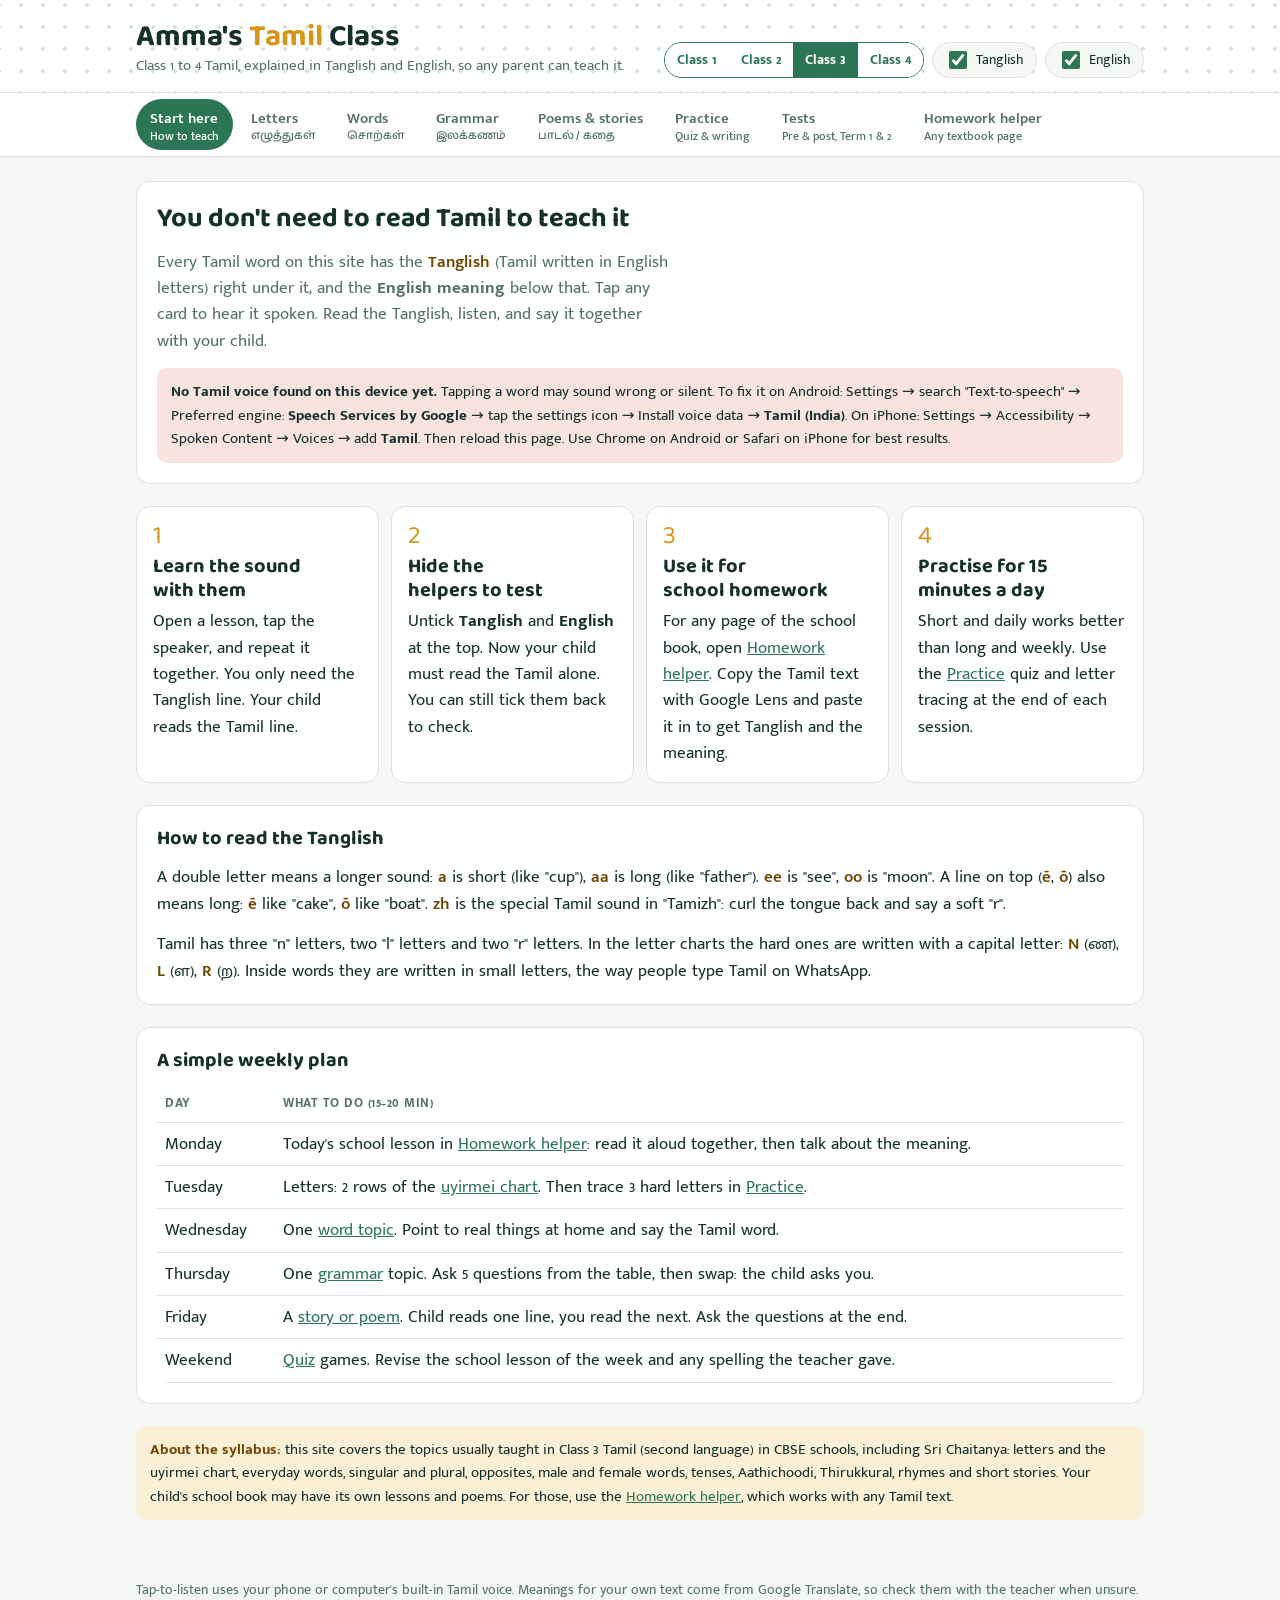
<file: index.html>
<!doctype html><html lang="en"><head><meta charset="utf-8"><meta name="viewport" content="width=device-width, initial-scale=1, viewport-fit=cover">
<title>Amma's Tamil Class</title>
<meta name="claude:viewport-fit-sides" content="cover">
<meta name="description" content="Class 3 Tamil (CBSE) lessons in Tanglish and English for parents who can't read Tamil.">
<link rel="preconnect" href="https://fonts.googleapis.com">
<link rel="preconnect" href="https://fonts.gstatic.com" crossorigin>
<link rel="stylesheet" href="https://fonts.googleapis.com/css2?family=Baloo+Thambi+2:wght@500;600;700&family=Mukta+Malar:wght@400;500;600;700&display=swap">
<link rel="stylesheet" href="styles.css"></head><body>
<header class="masthead">
  <div class="wrap">
    <div class="brand">
      <h1>Amma's <span>Tamil</span> Class</h1>
      <p>Class 1 to 4 Tamil, explained in Tanglish and English, so any parent can teach it.</p>
    </div>
    <div class="toggles"><div class="cls-switch" role="group" aria-label="Class"><button type="button" data-cls="1">Class 1</button><button type="button" data-cls="2">Class 2</button><button type="button" data-cls="3">Class 3</button><button type="button" data-cls="4">Class 4</button></div>
      <div class="toggles" role="group" aria-label="Helpers">
      <label class="toggle"><input type="checkbox" id="opt-tl" checked> Tanglish</label>
      <label class="toggle"><input type="checkbox" id="opt-en" checked> English</label>
    </div></div>
  </div>
</header>
<nav class="tabs" aria-label="Lessons">
  <div class="wrap">
    <a href="#start">Start here<small>How to teach</small></a>
    <a href="#letters">Letters<small class="ta">எழுத்துகள்</small></a>
    <a href="#words">Words<small class="ta">சொற்கள்</small></a>
    <a href="#grammar">Grammar<small class="ta">இலக்கணம்</small></a>
    <a href="#reading">Poems &amp; stories<small class="ta">பாடல் / கதை</small></a>
    <a href="#practice">Practice<small>Quiz &amp; writing</small></a>
    <a href="#tests">Tests<small>Pre &amp; post, Term 1 &amp; 2</small></a>
    <a href="#homework">Homework helper<small>Any textbook page</small></a>
  </div>
</nav>
<main>
  <div class="wrap">

    <section class="view" id="view-start">
      <div class="panel">
        <h2>You don't need to read Tamil to teach it</h2>
        <p class="lead">Every Tamil word on this site has the <b class="tl keep">Tanglish</b> (Tamil written in English letters) right under it, and the <b class="en keep">English meaning</b> below that. Tap any card to hear it spoken. Read the Tanglish, listen, and say it together with your child.</p>
        <div id="voice-status"></div>
      </div>

      <div class="steps">
        <div class="step"><span class="n">1</span><h3>Learn the sound with them</h3><p>Open a lesson, tap the speaker, and repeat it together. You only need the Tanglish line. Your child reads the Tamil line.</p></div>
        <div class="step"><span class="n">2</span><h3>Hide the helpers to test</h3><p>Untick <b>Tanglish</b> and <b>English</b> at the top. Now your child must read the Tamil alone. You can still tick them back to check.</p></div>
        <div class="step"><span class="n">3</span><h3>Use it for school homework</h3><p>For any page of the school book, open <a href="#homework">Homework helper</a>. Copy the Tamil text with Google Lens and paste it in to get Tanglish and the meaning.</p></div>
        <div class="step"><span class="n">4</span><h3>Practise for 15 minutes a day</h3><p>Short and daily works better than long and weekly. Use the <a href="#practice">Practice</a> quiz and letter tracing at the end of each session.</p></div>
      </div>

      <div class="panel">
        <h3>How to read the Tanglish</h3>
        <p>A double letter means a longer sound: <b class="tl keep">a</b> is short (like "cup"), <b class="tl keep">aa</b> is long (like "father"). <b class="tl keep">ee</b> is "see", <b class="tl keep">oo</b> is "moon". A line on top (<b class="tl keep">ē</b>, <b class="tl keep">ō</b>) also means long: <b class="tl keep">ē</b> like "cake", <b class="tl keep">ō</b> like "boat". <b class="tl keep">zh</b> is the special Tamil sound in "Tamizh": curl the tongue back and say a soft "r".</p>
        <p>Tamil has three "n" letters, two "l" letters and two "r" letters. In the letter charts the hard ones are written with a capital letter: <b class="tl keep">N</b> (ண), <b class="tl keep">L</b> (ள), <b class="tl keep">R</b> (ற). Inside words they are written in small letters, the way people type Tamil on WhatsApp.</p>
      </div>

      <div class="panel" data-only="2 3 4">
        <h3>A simple weekly plan</h3>
        <div class="scroll-x" style="border:0">
        <table class="week">
          <thead><tr><th>Day</th><th>What to do (15–20 min)</th></tr></thead>
          <tbody>
            <tr><td>Monday</td><td>Today's school lesson in <a href="#homework">Homework helper</a>: read it aloud together, then talk about the meaning.</td></tr>
            <tr><td>Tuesday</td><td>Letters: 2 rows of the <a href="#letters">uyirmei chart</a>. Then trace 3 hard letters in <a href="#practice">Practice</a>.</td></tr>
            <tr><td>Wednesday</td><td>One <a href="#words">word topic</a>. Point to real things at home and say the Tamil word.</td></tr>
            <tr><td>Thursday</td><td>One <a href="#grammar">grammar</a> topic. Ask 5 questions from the table, then swap: the child asks you.</td></tr>
            <tr><td>Friday</td><td>A <a href="#reading">story or poem</a>. Child reads one line, you read the next. Ask the questions at the end.</td></tr>
            <tr><td>Weekend</td><td><a href="#practice">Quiz</a> games. Revise the school lesson of the week and any spelling the teacher gave.</td></tr>
          </tbody>
        </table>
        </div>
      </div>

      <div class="panel" data-only="1">
        <h3>A simple weekly plan for Class 1</h3>
        <div class="scroll-x" style="border:0">
        <table class="week">
          <thead><tr><th>Day</th><th>What to do (10–15 min)</th></tr></thead>
          <tbody>
            <tr><td>Monday</td><td>Sing <a href="#reading">அம்மா இங்கே வா வா</a> together. Then tap through the 12 <a href="#letters">vowels</a>.</td></tr>
            <tr><td>Tuesday</td><td>Trace 3 letters in <a href="#practice">Practice</a>. Say each sound aloud while tracing.</td></tr>
            <tr><td>Wednesday</td><td>One <a href="#words">word topic</a>. Show the real thing at home (a ball, a plate, a cup of milk) and say the Tamil word.</td></tr>
            <tr><td>Thursday</td><td>"First letter" game in <a href="#practice">Practice</a>, and the <a href="#grammar">first letter</a> table.</td></tr>
            <tr><td>Friday</td><td>A short <a href="#reading">story</a>. You read the Tanglish, the child points to each Tamil word.</td></tr>
            <tr><td>Weekend</td><td>Whatever the class teacher sent home. Use the <a href="#homework">Homework helper</a> for the book page.</td></tr>
          </tbody>
        </table>
        </div>
        <p class="en keep">Class 1 children learn by playing. Keep it short, praise every try, and stop before they get bored.</p>
      </div>

      <div class="note" data-only="1"><b>About the syllabus:</b> this covers what is usually taught in Class 1 Tamil in CBSE schools, including Sri Chaitanya: the 12 vowels and 18 consonants, the க, கா rows of the letter chart, simple words with pictures, the first letter of a word, this and that, rhymes and very short stories. Your child's school book may have its own lessons. For those, use the <a href="#homework">Homework helper</a>.</div>

      <div class="note" data-only="2"><b>About the syllabus:</b> this covers what is usually taught in Class 2 Tamil in CBSE schools, including Sri Chaitanya: the full uyirmei chart, reading words with every vowel sign (கி, கு, கெ, கொ…), family, body, colours, numbers 1–20, animals, birds, fruits, days of the week, naming and action words, singular and plural, opposites, male and female words, this/these, question words, Aathichoodi, rhymes and short stories. Your child's school book may have its own lessons. For those, use the <a href="#homework">Homework helper</a>.</div>

      <div class="note" data-only="4"><b>About the syllabus:</b> this covers what is usually taught in Class 4 Tamil in CBSE schools, including Sri Chaitanya: wider vocabulary (jobs, vehicles, festivals, feelings, directions), describing words (பெயரடை, வினையடை), the five kinds of gender (பால்), singular and plural, opposites, same-meaning words, splitting joined words, tenses, question words, Bharathiyar's ஓடி விளையாடு பாப்பா, Thirukkural, Kondrai Vendhan, proverbs and stories. Your child's school book may have its own lessons. For those, use the <a href="#homework">Homework helper</a>.</div>

      <div class="note" data-only="3"><b>About the syllabus:</b> this site covers the topics usually taught in Class 3 Tamil (second language) in CBSE schools, including Sri Chaitanya: letters and the uyirmei chart, everyday words, singular and plural, opposites, male and female words, tenses, Aathichoodi, Thirukkural, rhymes and short stories. Your child's school book may have its own lessons and poems. For those, use the <a href="#homework">Homework helper</a>, which works with any Tamil text.</div>
    </section>

    <section class="view" id="view-letters" hidden>
      <div><h2>Letters <span class="ta">எழுத்துகள்</span></h2>
        <div class="note" data-only="2"><b>For Class 2:</b> learn the whole uyirmei chart, one row a day. Then read the words with vowel signs in the <a href="#words">Words</a> tab.</div>
        <div class="note" data-only="1"><b>For Class 1:</b> learn the 12 vowels first, then the 18 consonants. In the big chart, only the first two columns (க, கா…) are needed this year.</div>
        <p class="lead">Tamil has 12 vowels (உயிர் எழுத்துகள்), 18 consonants (மெய் எழுத்துகள்) and one special letter ஃ. A consonant joined with a vowel makes an uyirmei letter (உயிர்மெய்): க் + அ = க.</p></div>
      <div class="panel"><div class="panel-head"><h3>Vowels</h3><span class="ta">உயிர் எழுத்துகள்</span><span class="en">uyir ezhutthugal · 12 letters</span></div>
        <div class="grid letters" id="uyir-grid"></div></div>
      <div class="panel"><div class="panel-head"><h3>Consonants</h3><span class="ta">மெய் எழுத்துகள்</span><span class="en">mei ezhutthugal · 18 letters</span></div>
        <p class="en keep">The dot on top (புள்ளி, pulli) means the letter has no vowel sound. Say it very short.</p>
        <div class="grid letters" id="mei-grid"></div>
        <div class="note"><b>ஃ (aaytham, ahk)</b> is a rare special letter that sounds like a soft "h", as in அஃது (ahdhu).</div></div>
      <div class="panel"><div class="panel-head"><h3>Uyirmei chart</h3><span class="ta">உயிர்மெய் எழுத்துகள்</span><span class="en">18 × 12 = 216 letters</span></div>
        <p class="en keep">Each row is one consonant joined with all 12 vowels. Tap a letter to hear it. Learn one row a day: ka, kaa, ki, kee, ku, koo…</p>
        <div class="scroll-x"><table class="chart" id="uyirmei"></table></div></div>
    </section>

    <section class="view" id="view-words" hidden>
      <div><h2>Words <span class="ta">சொற்கள்</span></h2>
        <p class="lead">Pick a topic. Tap a card to hear the word. Point to the real thing at home while you say it.</p></div>
      <div class="chips" id="topic-chips"></div>
      <div class="panel" id="topic-panel"></div>
      <div class="panel"><div class="panel-head"><h3>Talk with your child in Tamil</h3><span class="ta">பேசுவோம்</span></div>
        <div class="lines" id="phrases"></div></div>
    </section>

    <section class="view" id="view-grammar" hidden>
      <div><h2>Grammar <span class="ta">இலக்கணம்</span></h2>
        <p class="lead">These are the grammar topics for the chosen class. Each one has a plain-English explanation for you and examples for your child.</p></div>
      <div class="chips" id="grammar-chips"></div>
      <div class="panel" id="grammar-panel"></div>
    </section>

    <section class="view" id="view-reading" hidden>
      <div><h2>Poems and stories <span class="ta">பாடல்களும் கதைகளும்</span></h2>
        <p class="lead">Read one line at a time. Tap the speaker to hear it, or use "Read all" to listen to the whole piece.</p></div>
      <div class="chips" id="reading-chips"></div>
      <div class="panel" id="reading-panel"></div>
    </section>

    <section class="view" id="view-practice" hidden>
      <div><h2>Practice <span class="ta">பயிற்சி</span></h2>
        <p class="lead">Quick games to check what your child remembers, and a tracing board to practise writing letters.</p></div>
      <div class="chips" id="quiz-chips"></div>
      <div class="panel quiz" id="quiz"></div>
      <div class="panel">
        <div class="panel-head"><h3>Letter tracing</h3><span class="ta">எழுதிப் பழகு</span></div>
        <div class="row"><label for="trace-pick">Letter</label><select id="trace-pick"></select>
          <button class="btn ghost" id="trace-say" type="button">Hear it</button>
          <button class="btn ghost" id="trace-clear" type="button">Clear</button>
          <button class="btn" id="trace-next" type="button">Next letter</button></div>
        <div class="trace-box"><div class="ghost" id="trace-ghost">அ</div><canvas id="trace-canvas"></canvas></div>
        <p class="en keep">Let your child trace over the grey letter with a finger. Tamil letters usually start at the top left and go round.</p>
      </div>
    </section>

    <section class="view" id="view-tests" hidden>
      <div><h2>Tests <span class="ta">தேர்வு</span></h2>
        <p class="lead">Give the <b>pre-test</b> before you start teaching a term. It shows what your child already knows. Give the <b>post-test</b> at the end of the term to see how much they have improved.</p></div>
      <div id="tests-root"></div>
    </section>

    <section class="view" id="view-homework" hidden>
      <div><h2>Homework helper</h2>
        <p class="lead">Paste any Tamil text from the school book. You get each line in Tanglish, a button to hear it, and a link to its English meaning.</p></div>
      <div class="note"><b>How to copy Tamil text from the book:</b> open the Google app or Google Lens on your phone → point the camera at the page → tap <b>Text</b> → <b>Select all</b> → <b>Copy</b>. Then come back here and paste it in the box below.</div>
      <div class="panel">
        <label for="hw-input"><b>Tamil text</b></label>
        <textarea id="hw-input" spellcheck="false"></textarea>
        <div class="row">
          <button class="btn" id="hw-go" type="button">Convert to Tanglish</button>
          <button class="btn ghost" id="hw-clear" type="button">Clear</button>
          <button class="btn ghost" id="hw-copy" type="button">Copy Tanglish</button>
          <span class="en keep" id="hw-msg"></span>
        </div>
      </div>
      <div class="panel" id="hw-out"></div>
    </section>

  </div>
</main>
<footer><div class="wrap">Tap-to-listen uses your phone or computer's built-in Tamil voice. Meanings for your own text come from Google Translate, so check them with the teacher when unsure.</div></footer>
<script src="translit.js"></script><script src="data.js"></script><script src="data-class1.js"></script><script src="data-class2.js"></script><script src="data-class4.js"></script><script src="app.js"></script><script src="tests.js"></script></body></html>
</file>
<file: styles.css>
/* Layout: one column of lessons under a sticky tab bar; kolam dot grid marks the header. */
:root {
  --bg: #f4f7f4; --surface: #ffffff; --ink: #16302b; --muted: #56706a;
  --accent: #d6961a; --accent-soft: #fbefd6; --accent-ink: #6f4700;
  --leaf: #2c7656; --leaf-soft: #e1f0e8; --line: #d9e3de; --bad: #b3402e; --bad-soft: #f8e3df;
  --font-display: "Baloo Thambi 2", "Mukta Malar", system-ui, sans-serif;
  --font-body: "Mukta Malar", "Noto Sans Tamil", system-ui, sans-serif;
  --radius: 14px;
}
@media (prefers-color-scheme: dark) { :root:not([data-theme="light"]) {
  --bg: #0e1917; --surface: #162421; --ink: #e5eeea; --muted: #9bb0aa;
  --accent: #f0b440; --accent-soft: #3a2d12; --accent-ink: #f7d48c;
  --leaf: #62bf94; --leaf-soft: #17352a; --line: #293b37; --bad: #f08a76; --bad-soft: #3d1f1a; color-scheme: dark } }
:root[data-theme="dark"] {
  --bg: #0e1917; --surface: #162421; --ink: #e5eeea; --muted: #9bb0aa;
  --accent: #f0b440; --accent-soft: #3a2d12; --accent-ink: #f7d48c;
  --leaf: #62bf94; --leaf-soft: #17352a; --line: #293b37; --bad: #f08a76; --bad-soft: #3d1f1a; color-scheme: dark }

* { box-sizing: border-box; }
[hidden] { display: none !important; }
body { background: var(--bg); color: var(--ink); font-family: var(--font-body); font-size: 17px; line-height: 1.55; margin: 0; }
body::before { content: ""; position: fixed; inset: 0 0 auto; height: env(safe-area-inset-top, 0px); z-index: 10; background: var(--surface); }
.wrap { max-width: 1040px; margin: 0 auto; padding-left: max(16px, env(safe-area-inset-left, 0px)); padding-right: max(16px, env(safe-area-inset-right, 0px)); }
h1, h2, h3 { font-family: var(--font-display); line-height: 1.2; text-wrap: balance; margin: 0; }
h2 { font-size: 1.7rem; } h3 { font-size: 1.25rem; }
p { margin: 0; }
a { color: var(--leaf); }
button { font: inherit; color: inherit; cursor: pointer; }
:focus-visible { outline: 3px solid var(--accent); outline-offset: 2px; }

/* header */
.masthead { background: var(--surface); border-bottom: 1px solid var(--line);
  background-image: radial-gradient(circle, var(--line) 1.6px, transparent 1.8px); background-size: 22px 22px; background-position: right -6px top -6px; }
.masthead .wrap { padding-block: 18px 14px; display: flex; flex-wrap: wrap; align-items: end; justify-content: space-between; gap: 12px; }
.brand h1 { font-size: 1.9rem; }
.brand h1 span { color: var(--accent); }
.brand p { color: var(--muted); font-size: .95rem; }
.toggles { display: flex; gap: 8px; flex-wrap: wrap; }
.toggle { display: inline-flex; align-items: center; gap: 6px; background: var(--bg); border: 1px solid var(--line); border-radius: 999px; padding: 4px 12px; font-size: .9rem; }
.toggle input { accent-color: var(--leaf); width: 18px; height: 18px; }

.tabs { position: sticky; top: env(safe-area-inset-top, 0px); z-index: 5; background: var(--surface); border-bottom: 1px solid var(--line); }
.tabs .wrap { display: flex; gap: 4px; overflow-x: auto; scrollbar-width: none; padding-block: 6px; }
.tabs a { flex: none; text-decoration: none; color: var(--muted); padding: 8px 14px; border-radius: 999px; font-weight: 600; font-size: .95rem; white-space: nowrap; }
.tabs a small { display: block; font-size: .72rem; font-weight: 500; line-height: 1; }
.tabs a[aria-current="page"] { background: var(--leaf); color: var(--surface); }

main .wrap { padding-block: 24px 60px; display: grid; gap: 28px; }
section.view { display: grid; gap: 22px; }
.lead { color: var(--muted); max-width: 65ch; }
.ta { font-family: var(--font-display); }
.tl { color: var(--accent-ink); font-weight: 600; }
.en { color: var(--muted); }
body.no-tl .tl, body.no-en .en { visibility: hidden; }
body.no-tl .tl.keep, body.no-en .en.keep { visibility: visible; }

.cls-switch { display: inline-flex; max-width: 100%; border: 1px solid var(--leaf); border-radius: 999px; overflow: hidden; }
.cls-switch button { border: 0; flex: 1; white-space: nowrap; background: var(--surface); color: var(--leaf); padding: 6px 12px; font-weight: 700; font-size: .9rem; }
.cls-switch button[aria-pressed="true"] { background: var(--leaf); color: var(--surface); }
body.c1 [data-only]:not([data-only~="1"]), body.c2 [data-only]:not([data-only~="2"]), body.c3 [data-only]:not([data-only~="3"]), body.c4 [data-only]:not([data-only~="4"]) { display: none !important; }

/* panels */
.panel { background: var(--surface); border: 1px solid var(--line); border-radius: var(--radius); padding: 20px; display: grid; gap: 14px; min-width: 0; }
.panel-head { display: flex; flex-wrap: wrap; gap: 6px 14px; align-items: baseline; }
.panel-head .ta { font-size: 1.35rem; color: var(--leaf); }
.note { background: var(--accent-soft); color: var(--ink); border-radius: 10px; padding: 12px 14px; font-size: .95rem; }
.note b { color: var(--accent-ink); }

/* chips */
.chips { display: flex; flex-wrap: wrap; gap: 8px; }
.chip { border: 1px solid var(--line); background: var(--surface); border-radius: 999px; padding: 6px 14px; font-weight: 600; font-size: .95rem; }
.chip .ta { font-weight: 500; }
.chip[aria-pressed="true"] { background: var(--leaf); border-color: var(--leaf); color: var(--surface); }

/* cards */
.grid { display: grid; gap: 10px; grid-template-columns: repeat(auto-fill, minmax(150px, 1fr)); }
.grid.letters { grid-template-columns: repeat(auto-fill, minmax(120px, 1fr)); }
.card { position: relative; text-align: left; background: var(--surface); border: 1px solid var(--line); border-radius: 12px; padding: 12px 12px 10px; display: grid; gap: 2px; align-content: start; min-width: 0; }
.card:hover { border-color: var(--leaf); }
.card.playing { border-color: var(--accent); box-shadow: 0 0 0 2px var(--accent-soft); }
.card .pic { font-size: 1.6rem; line-height: 1.2; }
.card .ta { font-size: 1.45rem; line-height: 1.3; overflow-wrap: anywhere; }
.letters .card .ta { font-size: 2.6rem; line-height: 1.1; }
.card .tl { font-size: 1.05rem; }
.card .en { font-size: .88rem; line-height: 1.35; }
.card .hint { font-size: .82rem; color: var(--muted); line-height: 1.35; }
.spk { position: absolute; top: 8px; right: 8px; width: 28px; height: 28px; border-radius: 50%; background: var(--leaf-soft); color: var(--leaf); display: grid; place-items: center; }
.spk svg { width: 16px; height: 16px; }

/* uyirmei chart */
.scroll-x { overflow-x: auto; border: 1px solid var(--line); border-radius: 12px; }
table.chart { border-collapse: collapse; min-width: 760px; width: 100%; background: var(--surface); }
.chart th, .chart td { border: 1px solid var(--line); text-align: center; padding: 4px 2px; }
.chart th { background: var(--leaf-soft); font-family: var(--font-display); font-size: 1.05rem; }
.chart th small { display: block; font-family: var(--font-body); color: var(--accent-ink); font-size: .75rem; }
.chart td button { background: none; border: 0; width: 100%; padding: 4px 0; border-radius: 6px; }
.chart td button:hover { background: var(--accent-soft); }
.chart td .ta { display: block; font-size: 1.35rem; line-height: 1.2; }
.chart td .tl { display: block; font-size: .78rem; }

/* tables for grammar */
table.list { border-collapse: collapse; width: 100%; }
.list th { text-align: left; font-size: .8rem; letter-spacing: .04em; text-transform: uppercase; color: var(--muted); padding: 6px 8px; border-bottom: 2px solid var(--line); }
.list td { padding: 8px; border-bottom: 1px solid var(--line); vertical-align: top; }
.list td .ta { font-size: 1.2rem; display: block; }
.list td .tl { display: block; font-size: .9rem; }
.list button.row-spk { border: 0; background: var(--leaf-soft); color: var(--leaf); border-radius: 50%; width: 30px; height: 30px; display: grid; place-items: center; }
.list button.row-spk svg { width: 16px; height: 16px; }

/* reading lines */
.lines { display: grid; gap: 4px; }
.line { display: grid; grid-template-columns: 36px 1fr; gap: 10px; align-items: start; padding: 10px 0; border-bottom: 1px dashed var(--line); }
.line:last-child { border-bottom: 0; }
.line .ta { font-size: 1.3rem; white-space: pre-line; }
.line .tl { white-space: pre-line; }
.line > div { min-width: 0; display: grid; gap: 2px; }
.round { border: 0; background: var(--leaf-soft); color: var(--leaf); border-radius: 50%; width: 34px; height: 34px; display: grid; place-items: center; }
.round svg { width: 18px; height: 18px; }
.btn { border: 1px solid var(--leaf); background: var(--leaf); color: var(--surface); padding: 9px 16px; border-radius: 10px; font-weight: 600; display: inline-flex; align-items: center; gap: 8px; text-decoration: none; }
.btn.ghost { background: transparent; color: var(--leaf); }
.btn svg { width: 18px; height: 18px; }
.row { display: flex; flex-wrap: wrap; gap: 10px; align-items: center; }

/* guide */
.steps { display: grid; gap: 12px; grid-template-columns: repeat(auto-fit, minmax(230px, 1fr)); }
.step { background: var(--surface); border: 1px solid var(--line); border-radius: var(--radius); padding: 16px; display: grid; gap: 6px; align-content: start; }
.step .n { font-family: var(--font-display); color: var(--accent); font-size: 1.6rem; line-height: 1; }
.week { width: 100%; border-collapse: collapse; }
.week td, .week th { border-bottom: 1px solid var(--line); padding: 8px; text-align: left; vertical-align: top; }
.week th { color: var(--muted); font-size: .8rem; text-transform: uppercase; letter-spacing: .04em; }
.voice-warn { background: var(--bad-soft); border-radius: 10px; padding: 12px 14px; font-size: .95rem; }
.voice-ok { background: var(--leaf-soft); border-radius: 10px; padding: 12px 14px; font-size: .95rem; }

/* quiz */
.quiz { display: grid; gap: 16px; justify-items: center; text-align: center; padding: 26px 18px; }
.quiz .q-main { font-family: var(--font-display); font-size: 4rem; line-height: 1.1; }
.quiz .q-main.small { font-size: 2.4rem; }
.quiz .q-sub { color: var(--muted); }
.options { display: grid; grid-template-columns: repeat(2, minmax(0, 1fr)); gap: 10px; width: 100%; max-width: 520px; }
.opt { border: 2px solid var(--line); background: var(--surface); border-radius: 12px; padding: 12px 8px; font-size: 1.15rem; font-weight: 600; min-height: 58px; }
.opt .ta { font-size: 1.4rem; display: block; }
.opt .tl { display: block; font-size: .85rem; font-weight: 500; }
.opt.right { border-color: var(--leaf); background: var(--leaf-soft); }
.opt.wrong { border-color: var(--bad); background: var(--bad-soft); }
.score { font-family: var(--font-display); font-size: 1.2rem; font-variant-numeric: tabular-nums; }
.feedback { min-height: 1.6em; font-weight: 600; }

/* tracing */
.trace-box { position: relative; width: 100%; max-width: 420px; aspect-ratio: 1; border: 2px dashed var(--line); border-radius: 16px; background: var(--surface); touch-action: none; margin: 0 auto; }
.trace-box .ghost { position: absolute; inset: 0; display: grid; place-items: center; font-family: var(--font-display); font-size: min(62vw, 270px); color: var(--line); user-select: none; pointer-events: none; line-height: 1; }
.trace-box canvas { position: absolute; inset: 0; width: 100%; height: 100%; }
select, textarea { font: inherit; color: var(--ink); background: var(--surface); border: 1px solid var(--line); border-radius: 10px; padding: 8px 10px; }
textarea { width: 100%; min-height: 150px; font-family: var(--font-display); font-size: 1.15rem; line-height: 1.6; }

footer { color: var(--muted); font-size: .85rem; padding-block: 0 40px; }
@media (max-width: 520px) { h2 { font-size: 1.4rem; } .brand h1 { font-size: 1.5rem; } .panel { padding: 16px; } .quiz .q-main { font-size: 3.2rem; } }
@media (prefers-reduced-motion: no-preference) { .opt, .card, .chip { transition: background .15s, border-color .15s; } }

/* tests */
.test-cards { display: grid; gap: 12px; grid-template-columns: repeat(auto-fit, minmax(240px, 1fr)); }
.test-card { border: 1px solid var(--line); border-radius: 12px; padding: 14px; display: grid; gap: 10px; align-content: space-between; min-width: 0; }
.test-card h4 { font-family: var(--font-display); font-size: 1.2rem; margin: 0; }
.test-card .last { font-size: .9rem; font-variant-numeric: tabular-nums; }
.compare { display: flex; flex-wrap: wrap; gap: 8px 14px; align-items: center; background: var(--leaf-soft); border-radius: 10px; padding: 10px 14px; font-variant-numeric: tabular-nums; }
.compare .arrow { color: var(--muted); }
.compare .up { color: var(--leaf); font-weight: 700; } .compare .down { color: var(--bad); font-weight: 700; }
.test-top { display: flex; flex-wrap: wrap; justify-content: space-between; gap: 6px; font-size: .95rem; font-variant-numeric: tabular-nums; }
.bar { height: 8px; background: var(--line); border-radius: 99px; overflow: hidden; }
.bar span { display: block; height: 100%; background: var(--accent); }
.eyebrow { font-size: .78rem; letter-spacing: .06em; text-transform: uppercase; color: var(--muted); font-weight: 600; }
.options.one-col { grid-template-columns: 1fr; }
.opt.chosen { border-color: var(--accent); background: var(--accent-soft); }
.opt:disabled { cursor: default; }
.result-head { display: flex; justify-content: space-between; align-items: center; gap: 16px; flex-wrap: wrap; }
.big-score { font-family: var(--font-display); font-size: 3.4rem; line-height: 1; font-variant-numeric: tabular-nums; }
.big-score span { font-size: 1.6rem; color: var(--muted); }
.grade { font-weight: 600; color: var(--leaf); }
.ring { --p: 0; width: 96px; height: 96px; border-radius: 50%; display: grid; place-items: center;
  background: conic-gradient(var(--leaf) calc(var(--p) * 1%), var(--line) 0); }
.ring span { width: 74px; height: 74px; border-radius: 50%; background: var(--surface); display: grid; place-items: center; font-weight: 700; font-variant-numeric: tabular-nums; }
.list td.num { white-space: nowrap; font-variant-numeric: tabular-nums; width: 70px; }
.list td.meter { width: 40%; }
.meter span { display: block; height: 10px; border-radius: 99px; min-width: 4px; }
.meter .good { background: var(--leaf); } .meter .ok { background: var(--accent); } .meter .low { background: var(--bad); }
.line .x { color: var(--bad); font-weight: 700; font-size: 1.2rem; text-align: center; }
</file>
